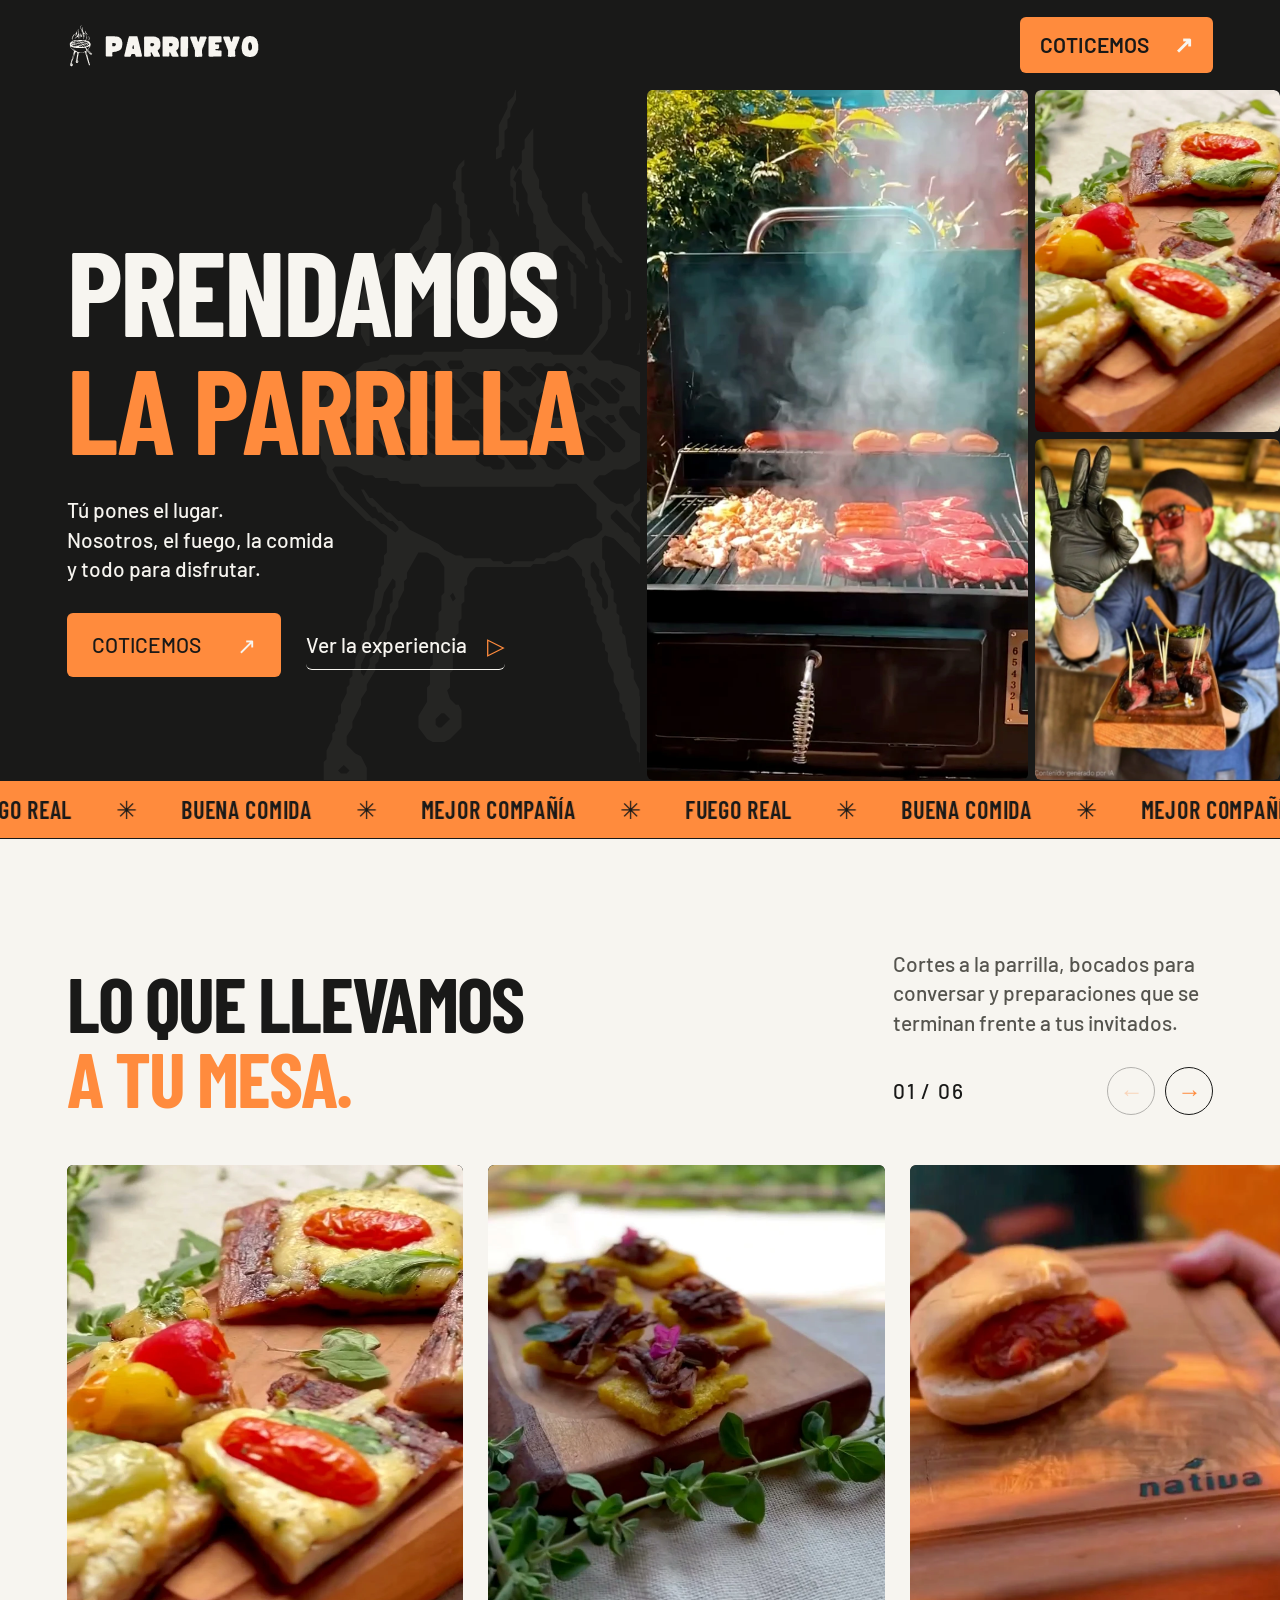
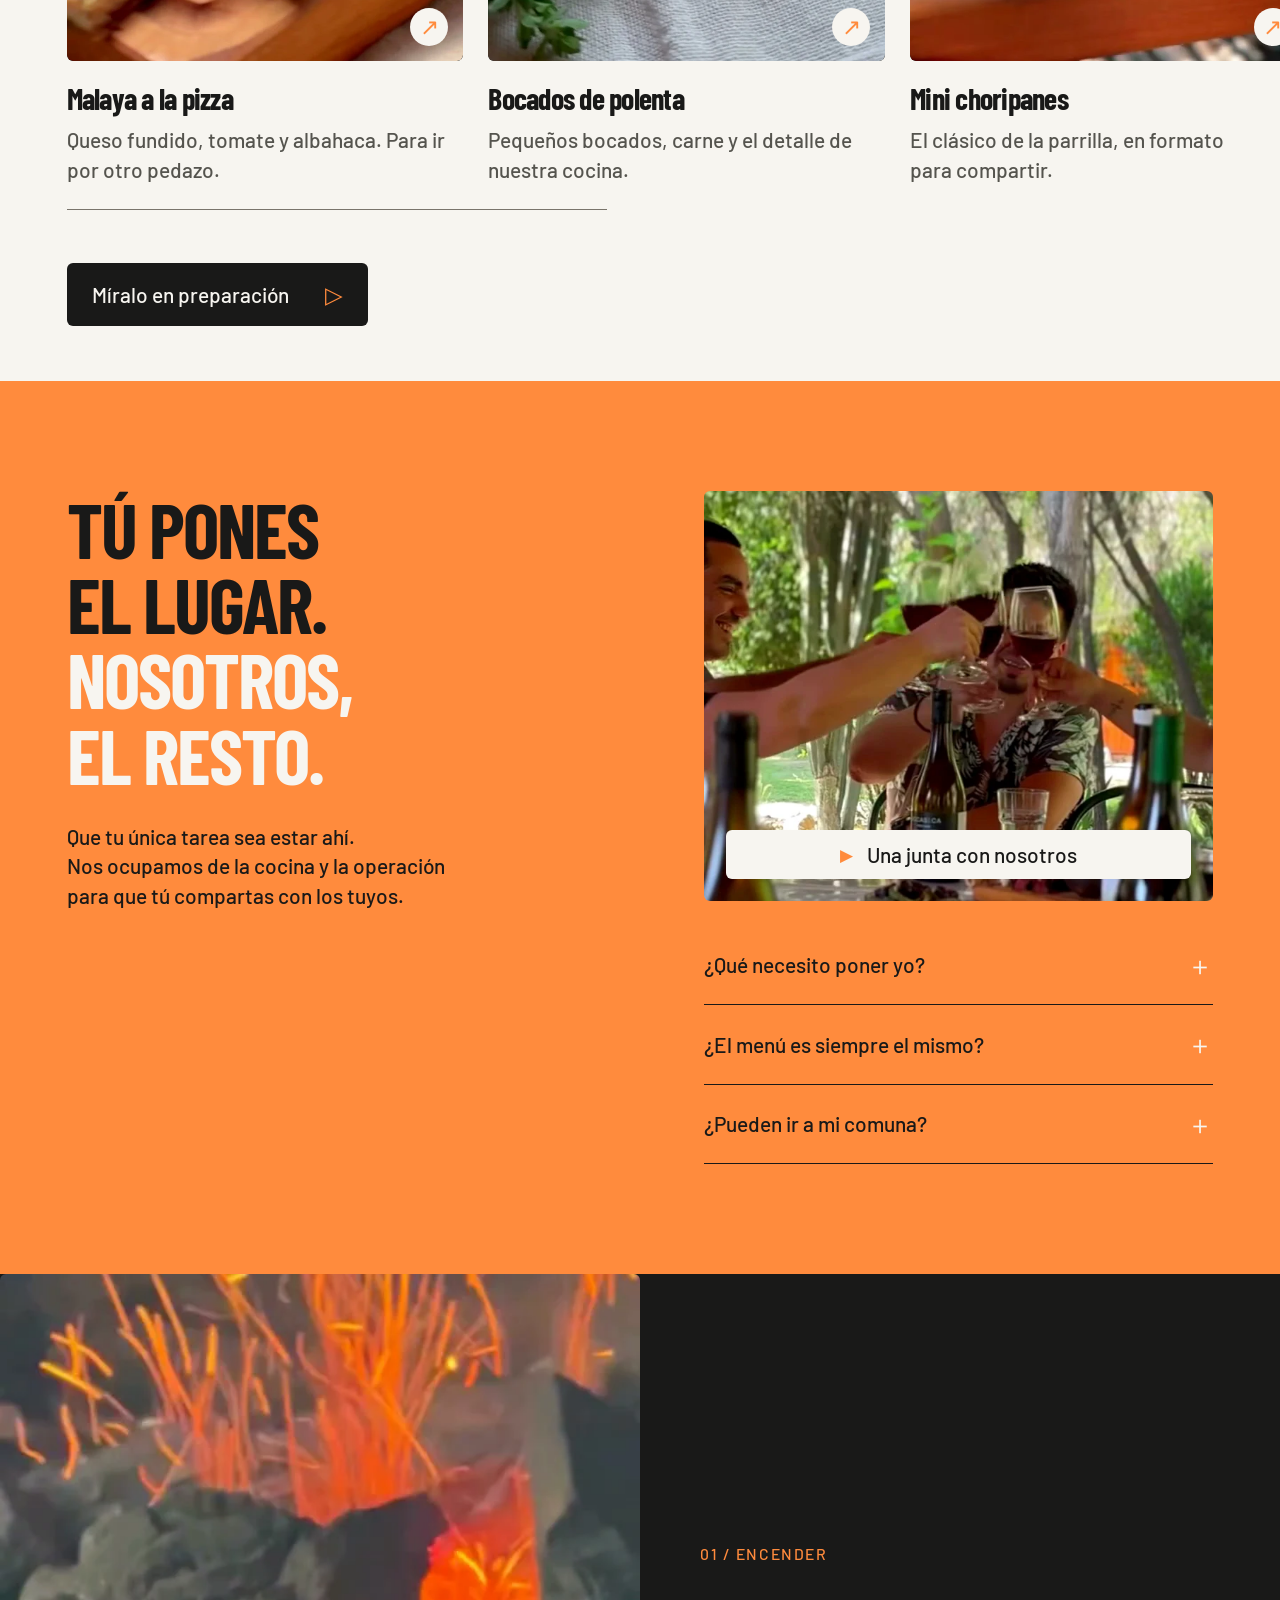
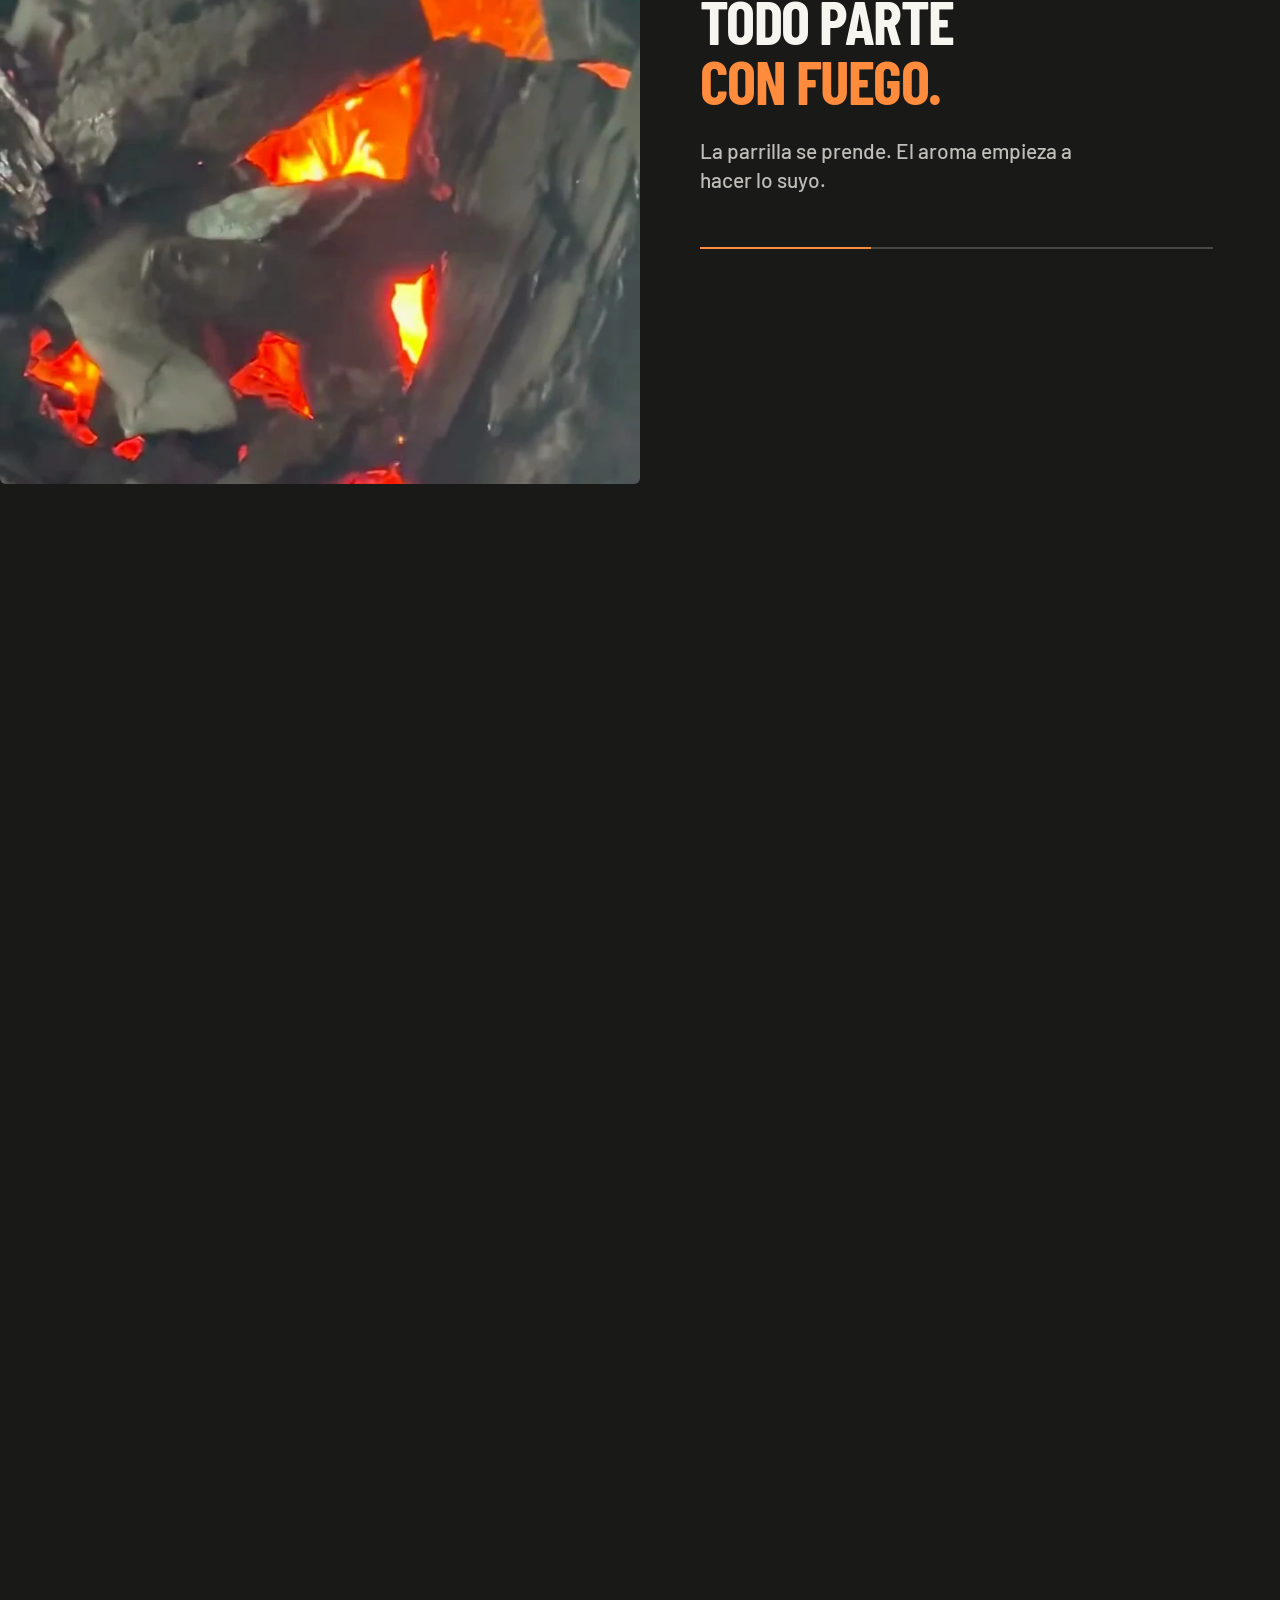
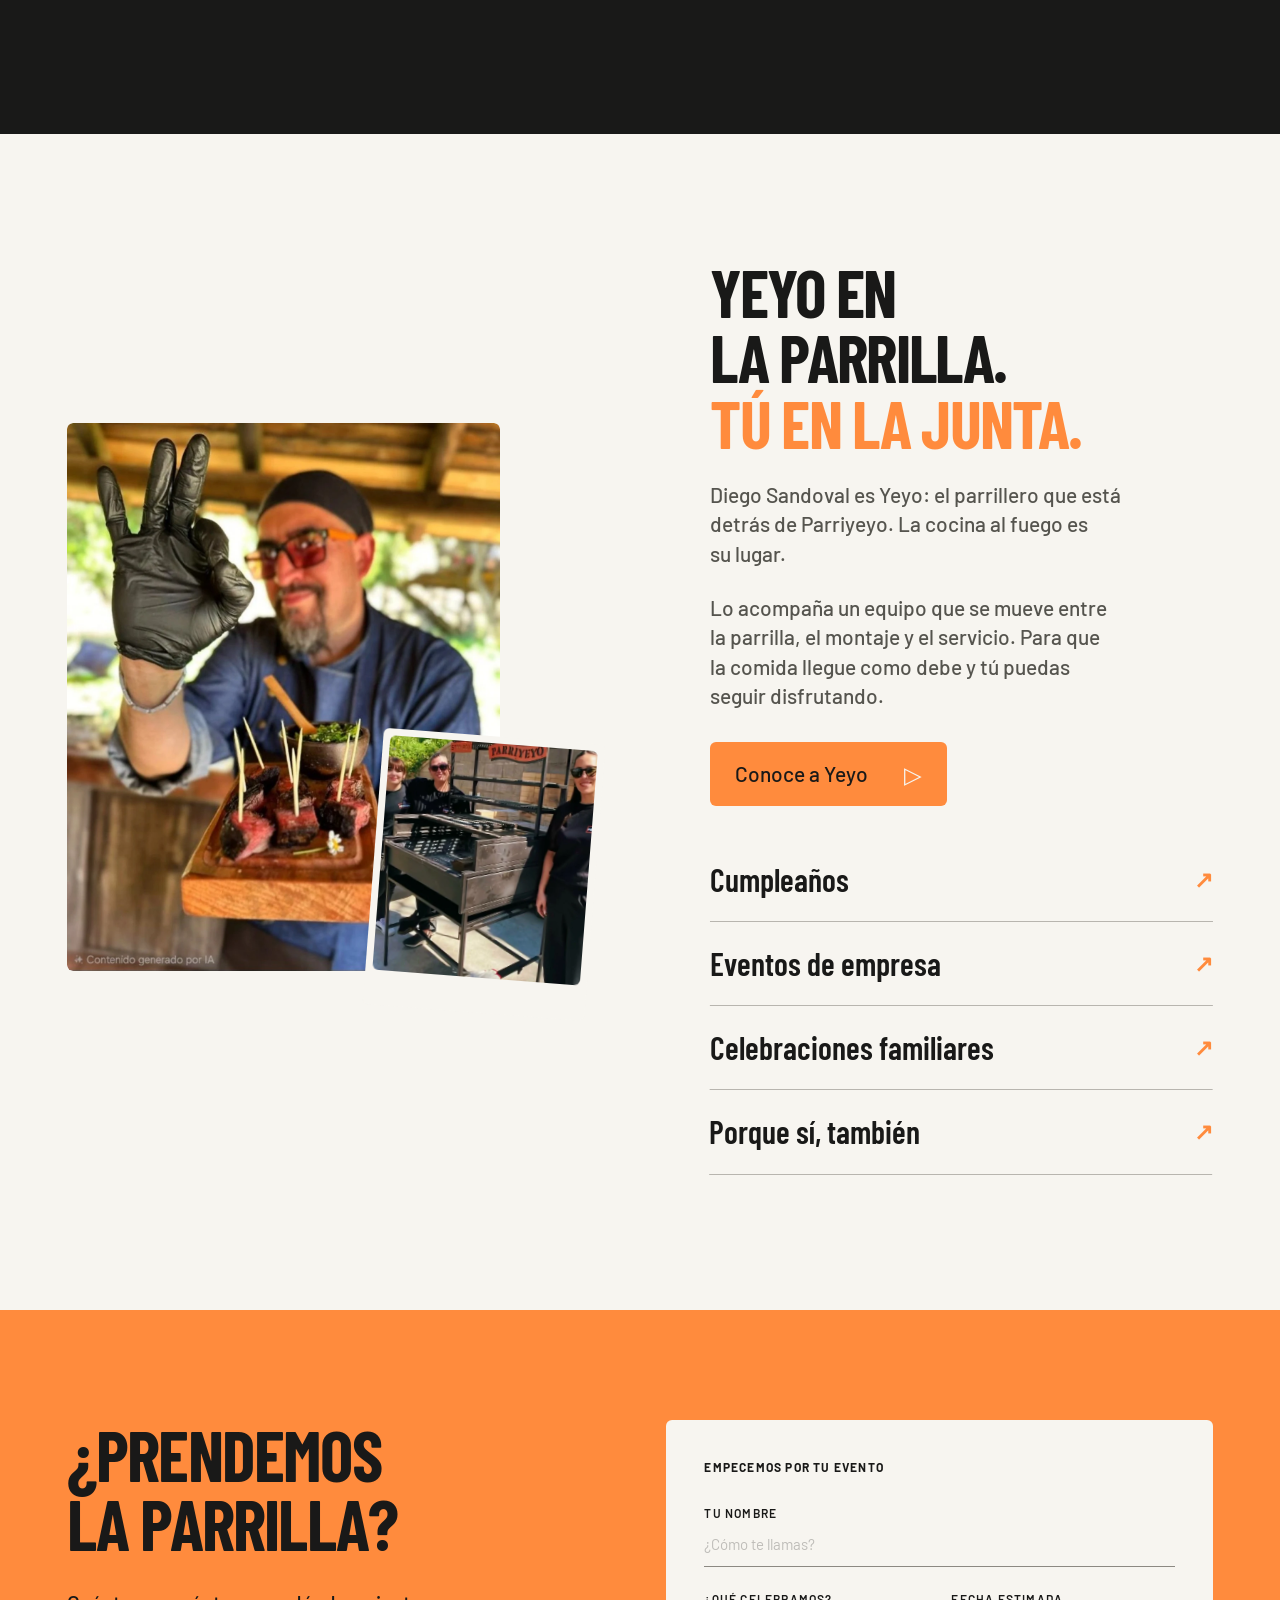
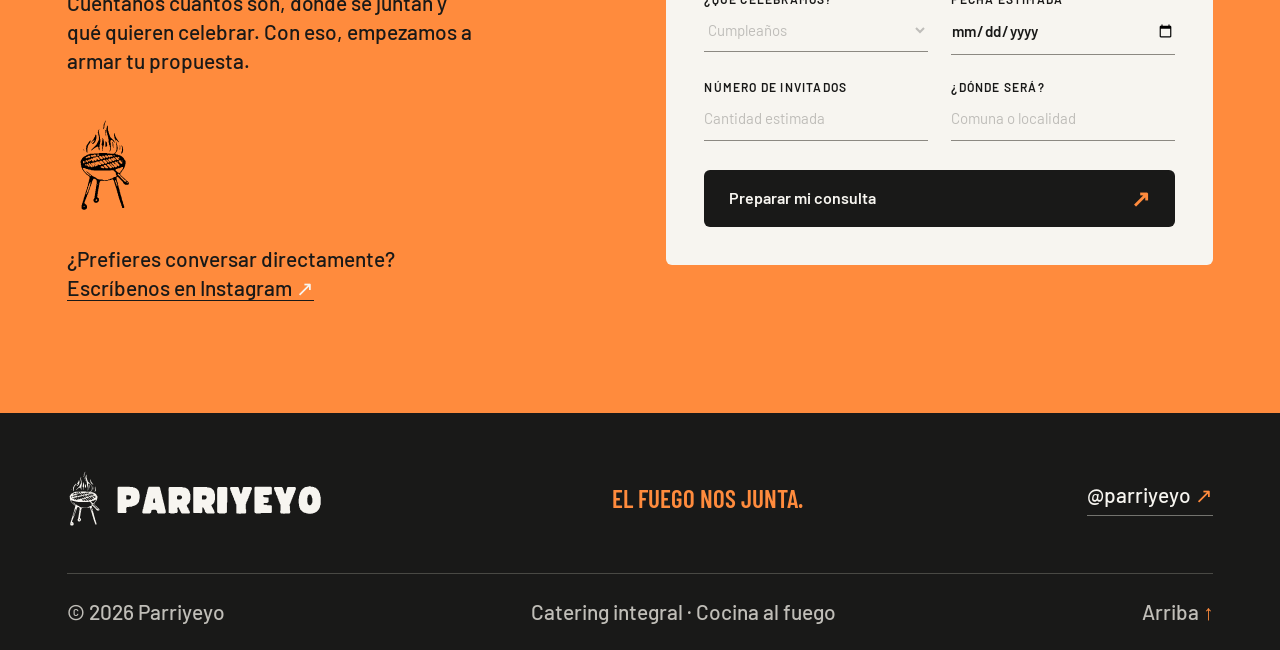
<file: index.html>
<!doctype html>
<html lang="es-CL">
<head>
<meta charset="utf-8"><meta name="viewport" content="width=device-width,initial-scale=1">
<title>Parriyeyo — La buena junta empieza en la parrilla</title>
<meta name="description" content="Catering integral con fuego, bocados y buena compañía. Tú pones el lugar; Parriyeyo se encarga de la comida, la parrilla, los bebestibles y el montaje. Cotiza tu evento.">
<meta name="theme-color" content="#191918"><meta property="og:title" content="Parriyeyo — La buena junta empieza en la parrilla"><meta property="og:description" content="Tú pones el lugar. Nosotros, el resto. Catering integral para celebrar alrededor de la buena comida."><meta property="og:image" content="https://parriyeyo.vercel.app/assets/editorial/malaya.webp"><meta property="og:type" content="website"><meta property="og:url" content="https://parriyeyo.vercel.app/">
<link rel="canonical" href="https://parriyeyo.vercel.app/"><link rel="icon" href="assets/marca/isotipo.svg" type="image/svg+xml"><link rel="stylesheet" href="assets/fonts/fonts.css"><link rel="stylesheet" href="styles.css">
<link rel="preload" as="image" href="assets/editorial/parrilla.webp">
<script src="assets/vendor/gsap.min.js" defer></script><script src="assets/vendor/ScrollTrigger.min.js" defer></script><script src="contenido.js" defer></script><script src="script.js" defer></script>
</head>
<body>
<a class="skip" href="#contenido">Saltar al contenido</a>
<header class="site-header"><a href="#inicio" class="brand" aria-label="Parriyeyo, inicio"><img src="assets/marca/imagotipo-horizontal.svg" alt="Parriyeyo" width="210" height="50"></a><button class="menu-toggle" aria-expanded="false" aria-controls="navigation">Menú <span aria-hidden="true">＋</span></button><nav id="navigation" aria-label="Navegación principal"><a class="button button-small" href="#cotizar">COTICEMOS <span aria-hidden="true">↗</span></a></nav></header>
<main id="contenido">
<section class="hero" id="inicio" aria-labelledby="hero-title">
<div class="hero-copy"><h1 id="hero-title"><span class="hero-opening">PRENDAMOS</span><br><em>LA PARRILLA</em></h1><p class="hero-description">Tú pones el lugar.<br>Nosotros, el fuego, la comida<br>y todo para disfrutar.</p><div class="hero-actions"><a class="button" href="#cotizar">COTICEMOS <span aria-hidden="true">↗</span></a><button class="text-button" data-video="experiencia" data-title="Una junta con Parriyeyo">Ver la experiencia <span aria-hidden="true">▷</span></button></div><div class="hero-foot"><a href="#cocina" aria-label="Bajar a nuestra cocina">desliza <span aria-hidden="true">↓</span></a></div></div>
<div class="hero-visual"><div class="hero-film"><video id="hero-video" class="ambient" muted loop playsinline preload="none" poster="assets/editorial/parrilla.webp" aria-label="Preparaciones de Parriyeyo: fuego, cortes, bocados y Diego sirviendo" data-src="assets/video/la-junta.mp4"></video></div><div class="hero-stills"><figure><img src="assets/editorial/malaya.webp" alt="Malaya a la pizza con tomate, queso y albahaca" width="720" height="1062" fetchpriority="high"></figure><figure><img src="assets/editorial/yeyo-gesto.webp" alt="Yeyo sonriendo, con una tabla de bocados y su gesto de aprobación" width="1216" height="1536"></figure></div></div>
</section>
<div class="ticker" aria-label="Fuego, buena comida y buena compañía"><div class="ticker-track" aria-hidden="true"><span>FUEGO REAL</span><i>✳</i><span>BUENA COMIDA</span><i>✳</i><span>MEJOR COMPAÑÍA</span><i>✳</i><span>FUEGO REAL</span><i>✳</i><span>BUENA COMIDA</span><i>✳</i><span>MEJOR COMPAÑÍA</span><i>✳</i></div></div>
<section class="kitchen section" id="cocina" aria-labelledby="kitchen-title"><div class="section-heading"><div><h2 id="kitchen-title">LO QUE LLEVAMOS<br><em>A TU MESA.</em></h2></div><div class="section-aside"><p>Cortes a la parrilla, bocados para conversar y preparaciones que se terminan frente a tus invitados.</p><div class="rail-controls"><span id="rail-count" aria-live="polite">01 / 06</span><button id="dish-prev" class="arrow-button" aria-label="Preparación anterior" aria-controls="dish-rail"><span class="ui-icon" aria-hidden="true">←</span></button><button id="dish-next" class="arrow-button" aria-label="Siguiente preparación" aria-controls="dish-rail"><span class="ui-icon" aria-hidden="true">→</span></button></div></div></div>
<div class="dish-rail" id="dish-rail" tabindex="0" role="region" aria-label="Carrusel de preparaciones; desliza o usa las flechas">
<article class="dish"><button class="dish-photo" data-gallery="malaya" data-caption="Malaya a la pizza" aria-label="Ampliar foto de malaya a la pizza"><img src="assets/editorial/malaya.webp" alt="Malaya con queso fundido, tomate y hojas de albahaca" width="720" height="1062" loading="lazy"><span aria-hidden="true">↗</span></button><div class="dish-caption"><h3>Malaya a la pizza</h3></div><p>Queso fundido, tomate y albahaca. Para ir por otro pedazo.</p></article>
<article class="dish"><button class="dish-photo" data-gallery="polenta" data-caption="Bocados de polenta" aria-label="Ampliar foto de bocados de polenta"><img src="assets/editorial/polenta.webp" alt="Bocados dorados de polenta con carne y flores comestibles" width="720" height="999" loading="lazy"><span aria-hidden="true">↗</span></button><div class="dish-caption"><h3>Bocados de polenta</h3></div><p>Pequeños bocados, carne y el detalle de nuestra cocina.</p></article>
<article class="dish"><button class="dish-photo" data-gallery="choripan" data-caption="Mini choripanes" aria-label="Ampliar foto de mini choripanes"><img src="assets/editorial/choripan.webp" alt="Mini choripanes recién preparados sobre una tabla" width="720" height="794" loading="lazy"><span aria-hidden="true">↗</span></button><div class="dish-caption"><h3>Mini choripanes</h3></div><p>El clásico de la parrilla, en formato para compartir.</p></article>
<article class="dish"><button class="dish-photo" data-gallery="flat-iron" data-caption="Flat iron" aria-label="Ampliar foto de flat iron"><img src="assets/editorial/flat-iron.webp" alt="Flat iron cortado en láminas, con su centro rosado" width="720" height="921" loading="lazy"><span aria-hidden="true">↗</span></button><div class="dish-caption"><h3>Flat iron</h3></div><p>La carne al centro. El corte justo antes de servir.</p></article>
<article class="dish"><button class="dish-photo" data-gallery="disco" data-caption="Mar y tierra al disco" aria-label="Ampliar foto de mar y tierra al disco"><img src="assets/editorial/disco.webp" alt="Preparación de mar y tierra al disco con verduras y mariscos" width="720" height="781" loading="lazy"><span aria-hidden="true">↗</span></button><div class="dish-caption"><h3>Mar y tierra al disco</h3></div><p>Otra forma de reunir sabores alrededor del fuego.</p></article>
<article class="dish"><button class="dish-photo" data-gallery="brochetas" data-caption="Brochetas a la brasa" aria-label="Ampliar foto de brochetas a la brasa"><img src="assets/editorial/brochetas.webp" alt="Brochetas de carne y verduras cocinándose en la parrilla Parriyeyo" width="720" height="1024" loading="lazy"><span aria-hidden="true">↗</span></button><div class="dish-caption"><h3>Brochetas a la brasa</h3></div><p>Color, verduras y carne que llegan recién hechos.</p></article>
</div><div class="kitchen-bottom"><button class="button" data-video="cocina" data-title="En la cocina de Parriyeyo">Míralo en preparación <span aria-hidden="true">▷</span></button></div></section>
<section class="experience section" id="experiencia" aria-labelledby="experience-title"><div class="experience-intro"><h2 id="experience-title">TÚ PONES<br><em>EL LUGAR.</em><br><span class="experience-punch">NOSOTROS,<br>EL RESTO.</span></h2><p>Que tu única tarea sea estar ahí.<br>Nos ocupamos de la cocina y la operación para que tú compartas con los tuyos.</p></div><div class="experience-stories"><figure class="experience-photo"><img src="assets/editorial/mesa.webp" alt="Invitados conversando alrededor de una mesa al aire libre" loading="lazy" width="720" height="1216" data-parallax><button class="play-pill" data-video="experiencia" data-title="Una junta con Parriyeyo"><span aria-hidden="true">▶</span> Una junta con nosotros</button></figure><div class="service-list"><details><summary>¿Qué necesito poner yo? <span aria-hidden="true">＋</span></summary><p>El lugar del evento. Conversemos sobre el espacio disponible, sus accesos y las condiciones para cocinar y montar el servicio.</p></details><details><summary>¿El menú es siempre el mismo? <span aria-hidden="true">＋</span></summary><p>Lo acordamos contigo según la ocasión y el formato de servicio. Las fotos muestran preparaciones de Parriyeyo; el menú final y sus cantidades quedan definidos en tu propuesta.</p></details><details><summary>¿Pueden ir a mi comuna? <span aria-hidden="true">＋</span></summary><p>Indícanos la comuna o localidad en tu consulta. Confirmaremos disponibilidad, traslado y condiciones para tu evento.</p></details></div></div></section>
<section class="ritual" aria-label="De la brasa al encuentro"><div class="ritual-stage"><div class="ritual-images"><div class="ritual-image active ritual-film"><video id="ritual-video" muted loop playsinline preload="metadata" poster="assets/editorial/fuego.webp" data-src="assets/video/ritual-loop.mp4" aria-label="Fuego, preparaciones y encuentros de Parriyeyo en movimiento"></video></div></div><div class="ritual-copy"><div class="ritual-step active"><span>01 / ENCENDER</span><h2>TODO PARTE<br><span class="ritual-ending">CON <em>FUEGO.</em></span></h2><p>La parrilla se prende. El aroma empieza a hacer lo suyo.</p></div><div class="ritual-step"><span>02 / PREPARAR</span><h2>EL OFICIO ESTÁ<br><span class="ritual-ending">EN <em>EL DETALLE.</em></span></h2><p>Cocinar, cortar, terminar. Ahí mismo, frente a ustedes.</p></div><div class="ritual-step"><span>03 / COMPARTIR</span><h2>LO MEJOR ES<br><em>JUNTARSE.</em></h2><p>El primer bocado abre la conversación. Del resto, nos encargamos nosotros.</p></div><div class="ritual-progress" aria-hidden="true"><span></span></div></div></div></section>
<section class="chef section" id="yeyo" aria-labelledby="chef-title"><div class="chef-visual"><div class="chef-pictures"><figure class="chef-main"><img src="assets/editorial/yeyo-gesto.webp" alt="Diego Sandoval, Yeyo, sonriendo y presentando una tabla de bocados" width="1216" height="1536" loading="lazy"></figure><figure class="team-photo"><img src="assets/editorial/equipo.webp" alt="Integrantes del equipo Parriyeyo durante un evento" width="720" height="1062" loading="lazy"></figure></div><button class="button chef-cta-mobile" data-video="yeyo" data-title="Yeyo te muestra sus preparaciones">Conoce a Yeyo <span aria-hidden="true">▷</span></button></div><div class="chef-copy"><h2 id="chef-title">YEYO EN<br>LA PARRILLA.<br><em>TÚ EN LA JUNTA.</em></h2><p>Diego Sandoval es Yeyo: el parrillero que está detrás de Parriyeyo. La cocina al fuego es su lugar.</p><p>Lo acompaña un equipo que se mueve entre la parrilla, el montaje y el servicio. Para que la comida llegue como debe y tú puedas seguir disfrutando.</p><button class="button chef-cta-desktop" data-video="yeyo" data-title="Yeyo te muestra sus preparaciones">Conoce a Yeyo <span aria-hidden="true">▷</span></button><div class="occasion-links"><a href="#cotizar" data-event="Cumpleaños">Cumpleaños <span aria-hidden="true">↗</span></a><a href="#cotizar" data-event="Evento de empresa">Eventos de empresa <span aria-hidden="true">↗</span></a><a href="#cotizar" data-event="Celebración familiar">Celebraciones familiares <span aria-hidden="true">↗</span></a><a href="#cotizar" data-event="Otra ocasión">Porque sí, también <span aria-hidden="true">↗</span></a></div></div></section>

<section class="quote section" id="cotizar" aria-labelledby="quote-title"><div class="quote-copy"><h2 id="quote-title">¿PRENDEMOS<br><em>LA PARRILLA?</em></h2><p>Cuéntanos cuántos son, dónde se juntan y qué quieren celebrar. Con eso, empezamos a armar tu propuesta.</p><img src="assets/marca/isotipo.svg" alt="" class="quote-mark" width="100" height="140"><p class="quote-direct">¿Prefieres conversar directamente?<br><a href="https://www.instagram.com/parriyeyo/" target="_blank" rel="noopener noreferrer">Escríbenos en Instagram <span class="ui-icon" aria-hidden="true">↗</span></a></p></div><form id="quote-form"><p class="form-intro">EMPECEMOS POR TU EVENTO</p><div class="form-grid"><label class="wide"><span class="field-title">Tu nombre</span><input id="name" name="name" autocomplete="given-name" required maxlength="100" placeholder="¿Cómo te llamas?"></label><label><span class="field-title">¿Qué celebramos?</span><select id="occasion" name="occasion"><option>Cumpleaños</option><option>Evento de empresa</option><option>Celebración familiar</option><option>Otra ocasión</option></select></label><label><span class="field-title">Fecha estimada</span><input id="date" name="date" type="date"></label><label><span class="field-title">Número de invitados</span><input id="guests" name="guests" type="number" min="1" max="10000" required inputmode="numeric" placeholder="Cantidad estimada"></label><label><span class="field-title">¿Dónde será?</span><input id="place" name="place" required maxlength="180" placeholder="Comuna o localidad"></label></div><button type="submit" class="button">Preparar mi consulta <span aria-hidden="true">↗</span></button></form></section>

<section id="aliados" class="partners section" hidden><h2>Nos acompañan</h2><div id="partner-list"></div></section><div id="conditions-download" class="section" hidden><a id="conditions-link" class="text-link">Descargar condiciones del servicio <span class="ui-icon" aria-hidden="true">↗</span></a></div>
</main>
<footer><div class="footer-top"><a href="#inicio" aria-label="Volver al inicio"><img src="assets/marca/imagotipo-horizontal.svg" alt="Parriyeyo" width="300" height="71"></a><p>EL FUEGO NOS JUNTA.</p><a href="https://www.instagram.com/parriyeyo/" target="_blank" rel="noopener noreferrer">@parriyeyo <span class="ui-icon" aria-hidden="true">↗</span></a></div><div class="footer-bottom"><span>© <span id="year">2026</span> Parriyeyo</span><span>Catering integral · Cocina al fuego</span><a href="#inicio">Arriba <span class="ui-icon" aria-hidden="true">↑</span></a></div></footer>
<dialog id="video-dialog" aria-labelledby="video-title"><div class="dialog-head"><h2 id="video-title">Parriyeyo en acción</h2><button class="dialog-close" aria-label="Cerrar video">✕</button></div><video id="brand-video" controls playsinline preload="none"></video><p>Videos de <a href="https://www.instagram.com/parriyeyo/" target="_blank" rel="noopener noreferrer">@parriyeyo <span class="ui-icon" aria-hidden="true">↗</span></a></p></dialog>
<dialog id="gallery-dialog" aria-labelledby="gallery-caption"><div class="dialog-head"><p id="gallery-caption"></p><button class="dialog-close" aria-label="Cerrar fotografía">✕</button></div><img id="gallery-image" alt=""><div class="gallery-controls"><button id="previous-image" class="arrow-button" aria-label="Fotografía anterior"><span class="ui-icon" aria-hidden="true">←</span></button><button id="next-image" class="arrow-button" aria-label="Fotografía siguiente"><span class="ui-icon" aria-hidden="true">→</span></button></div></dialog>
<dialog id="quote-dialog" aria-labelledby="quote-dialog-title"><div class="dialog-head"><h2 id="quote-dialog-title">Tu consulta está lista.</h2><button class="dialog-close" aria-label="Cerrar consulta">✕</button></div><p>Copia el mensaje y pégalo en el chat de Instagram de Parriyeyo.</p><label for="quote-message" class="sr-only">Mensaje preparado</label><textarea id="quote-message" readonly rows="10"></textarea><div class="quote-dialog-actions"><button id="copy-message" class="button">Copiar mensaje</button><a class="text-link" href="https://www.instagram.com/parriyeyo/" target="_blank" rel="noopener noreferrer">Abrir Instagram <span class="ui-icon" aria-hidden="true">↗</span></a></div><p id="copy-status" role="status">El mensaje todavía no se ha enviado.</p></dialog>
</body></html>
</file>
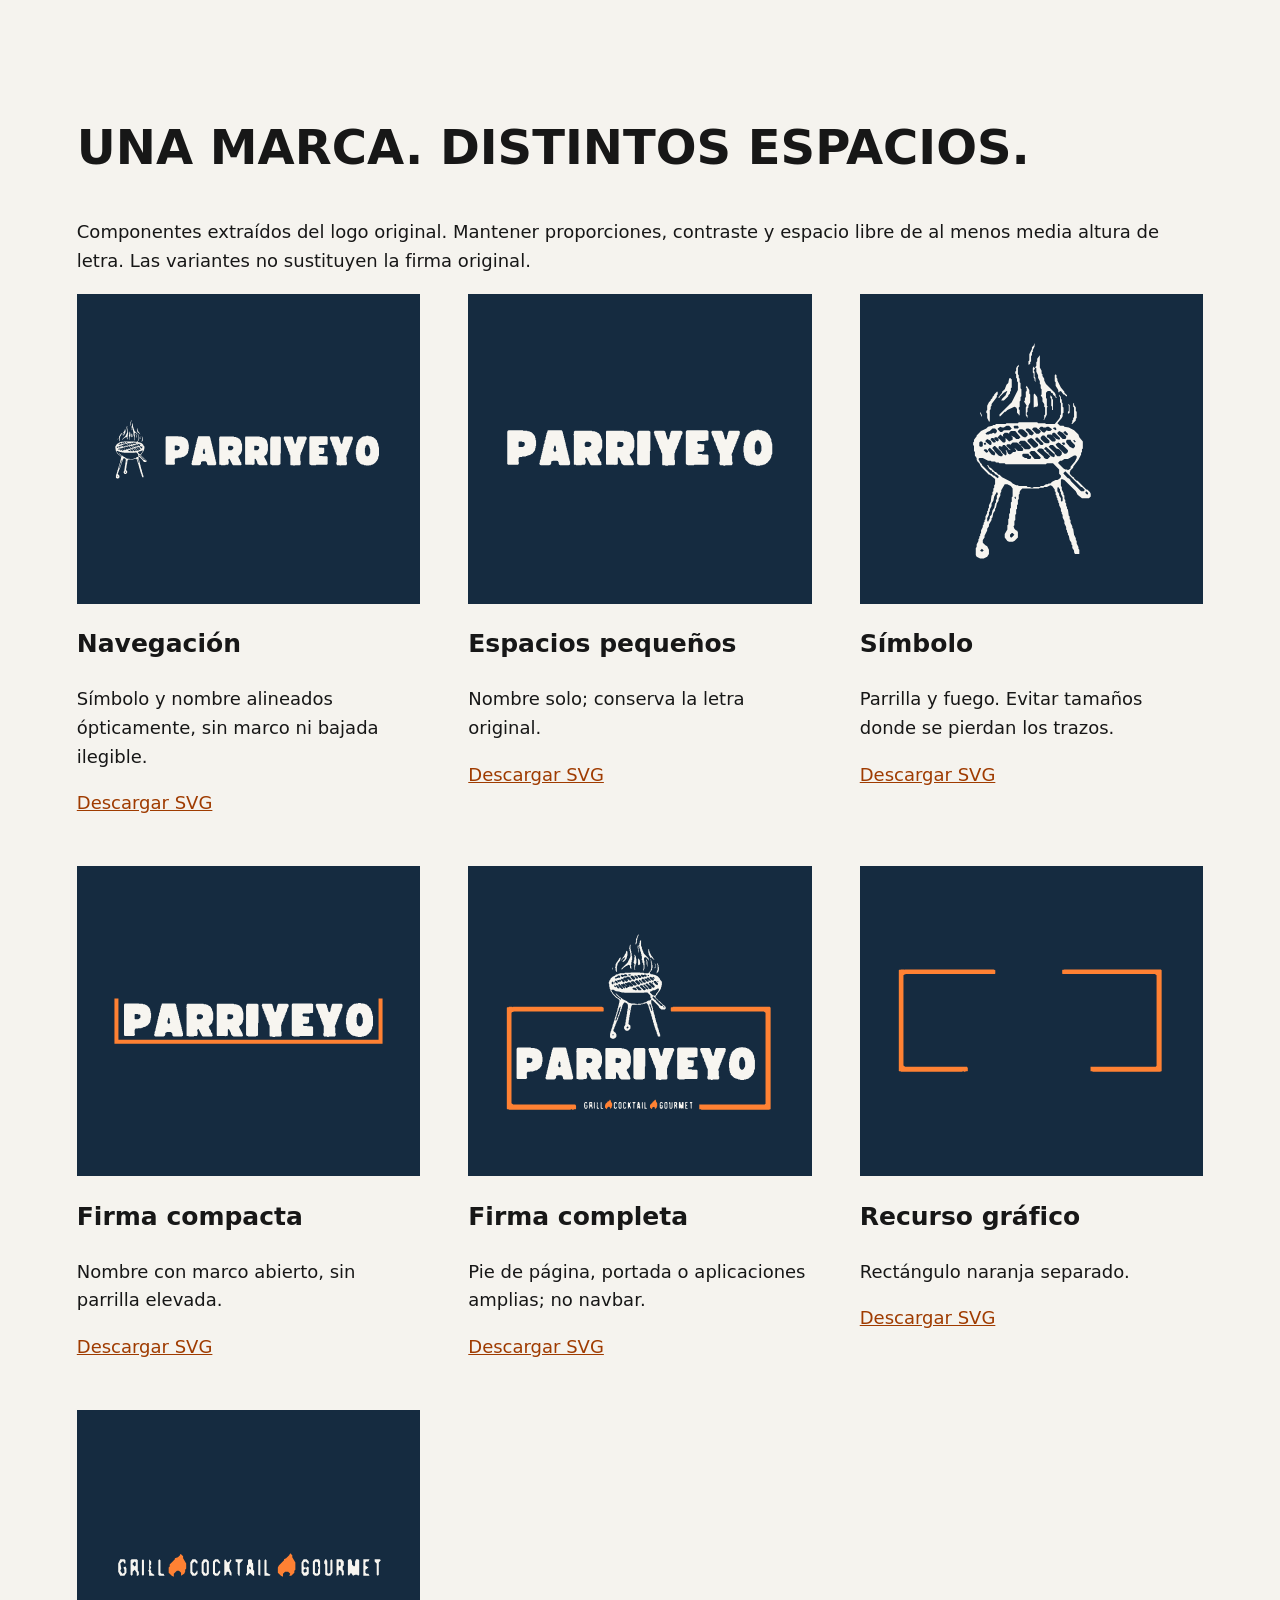
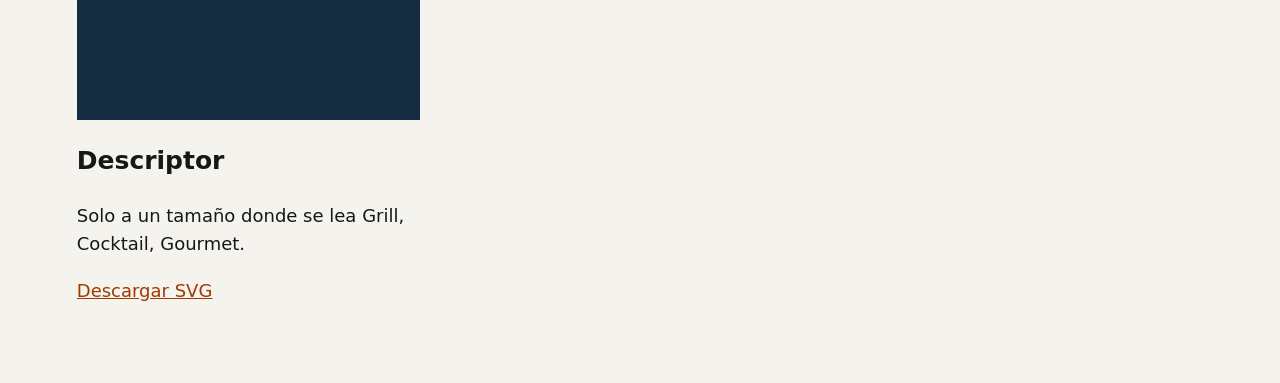
<file: assets/marca/guia.html>
<!doctype html><html lang="es"><meta charset="utf-8"><meta name="viewport" content="width=device-width"><title>Parriyeyo · Sistema de marca</title><style>body{margin:0;padding:6vw;background:#f5f3ee;color:#171717;font:18px/1.6 system-ui}h1{font-size:48px}main{display:grid;grid-template-columns:repeat(auto-fit,minmax(280px,1fr));gap:48px}article>div{background:#152b40;height:240px;padding:35px;display:flex;align-items:center;justify-content:center}img{max-width:100%;max-height:100%}h2{font-size:25px}a{color:#9f3b00}</style><h1>UNA MARCA. DISTINTOS ESPACIOS.</h1><p>Componentes extraídos del logo original. Mantener proporciones, contraste y espacio libre de al menos media altura de letra. Las variantes no sustituyen la firma original.</p><main><article><div><img src="imagotipo-horizontal.svg" alt="Navegación"></div><h2>Navegación</h2><p>Símbolo y nombre alineados ópticamente, sin marco ni bajada ilegible.</p><a href="imagotipo-horizontal.svg" download>Descargar SVG</a></article><article><div><img src="logotipo.svg" alt="Espacios pequeños"></div><h2>Espacios pequeños</h2><p>Nombre solo; conserva la letra original.</p><a href="logotipo.svg" download>Descargar SVG</a></article><article><div><img src="isotipo.svg" alt="Símbolo"></div><h2>Símbolo</h2><p>Parrilla y fuego. Evitar tamaños donde se pierdan los trazos.</p><a href="isotipo.svg" download>Descargar SVG</a></article><article><div><img src="logotipo-enmarcado.svg" alt="Firma compacta"></div><h2>Firma compacta</h2><p>Nombre con marco abierto, sin parrilla elevada.</p><a href="logotipo-enmarcado.svg" download>Descargar SVG</a></article><article><div><img src="parriyeyo-logo.svg" alt="Firma completa"></div><h2>Firma completa</h2><p>Pie de página, portada o aplicaciones amplias; no navbar.</p><a href="parriyeyo-logo.svg" download>Descargar SVG</a></article><article><div><img src="marco.svg" alt="Recurso gráfico"></div><h2>Recurso gráfico</h2><p>Rectángulo naranja separado.</p><a href="marco.svg" download>Descargar SVG</a></article><article><div><img src="bajada.svg" alt="Descriptor"></div><h2>Descriptor</h2><p>Solo a un tamaño donde se lea Grill, Cocktail, Gourmet.</p><a href="bajada.svg" download>Descargar SVG</a></article></main></html>
</file>
<file: assets/fonts/fonts.css>
/* Fuentes WOFF2 incorporadas en CSS bloqueante: sin descarga tardía ni swap. Fuentes originales y licencia OFL conservadas. */
@font-face{font-family:'Barlow';font-style:normal;font-weight:400;font-display:block;src:url([data-uri]) format('woff2')}
@font-face{font-family:'Barlow';font-style:normal;font-weight:500;font-display:block;src:url([data-uri]) format('woff2')}
@font-face{font-family:'Barlow';font-style:normal;font-weight:600;font-display:block;src:url([data-uri]) format('woff2')}
@font-face{font-family:'Barlow';font-style:normal;font-weight:700;font-display:block;src:url([data-uri]) format('woff2')}
@font-face{font-family:'Barlow Condensed';font-style:normal;font-weight:600;font-display:block;src:url([data-uri]) format('woff2')}
@font-face{font-family:'Barlow Condensed';font-style:normal;font-weight:700;font-display:block;src:url([data-uri]) format('woff2')}
@font-face{font-family:'Barlow Condensed';font-style:normal;font-weight:800;font-display:block;src:url([data-uri]) format('woff2')}
</file>
<file: styles.css>
:root{--ink:#191918;--black:#101110;--paper:#f7f5f0;--orange:#ff8b3d;--muted:#c0beb8;--line:#494944;--space:clamp(24px,5.2vw,100px);--display:'Barlow Condensed','Arial Narrow',Impact,sans-serif;--body:'Barlow',Arial,sans-serif;--z-header:10;--z-dialog:30}
*{box-sizing:border-box}html{scroll-behavior:smooth;scroll-padding-top:90px}body{margin:0;background:var(--paper);color:var(--ink);font:18px/1.55 var(--body);overflow-x:clip}body.modal-open{overflow:hidden}a{color:inherit;text-decoration:none}button,input,textarea,select{font:inherit}button,a{-webkit-tap-highlight-color:transparent}button{cursor:pointer}button:disabled{cursor:default;opacity:.3}button{color:inherit}img,video{display:block;width:100%;height:100%;object-fit:cover}figure,p,h1,h2,h3{margin:0}h1,h2,h3{font-family:var(--display);text-wrap:balance;line-height:.98;letter-spacing:-.025em}h1,h2{font-weight:700}h2{font-size:clamp(46px,5.2vw,80px)}h3{font-size:32px}em{font-style:normal}p{text-wrap:pretty}a,button,input,textarea,select,summary{touch-action:manipulation}button:focus-visible,a:focus-visible,summary:focus-visible,input:focus-visible,select:focus-visible,textarea:focus-visible,[tabindex]:focus-visible{outline:3px solid var(--ink);outline-offset:5px}.hero :focus-visible,.site-header :focus-visible,.ritual :focus-visible,footer :focus-visible{outline-color:var(--orange)}[hidden]{display:none!important}.sr-only{position:absolute;width:1px;height:1px;padding:0;margin:-1px;overflow:hidden;clip:rect(0,0,0,0);white-space:nowrap;border:0}.skip{position:fixed;top:10px;left:10px;z-index:40;padding:12px 20px;background:var(--orange);transform:translateY(-200%)}.skip:focus{transform:none}.section{padding:110px var(--space)}.eyebrow{font-size:12px;font-weight:600;letter-spacing:.15em;text-transform:uppercase;margin-bottom:25px}.button{display:inline-flex;align-items:center;justify-content:space-between;gap:36px;min-height:56px;padding:16px 24px;border:1px solid transparent;background:var(--orange);color:var(--ink);font-size:16px;font-weight:600;line-height:1.25;transition:background .22s,transform .25s}.button span{font-size:23px;line-height:1;transition:transform .25s}.button:hover{background:#ffac73;transform:translateY(-2px)}.button:hover span{transform:translate(2px,-2px)}.button-small{min-height:44px;padding:12px 19px;font-size:14px;gap:25px}.text-button,.text-link{display:inline-flex;gap:20px;align-items:center;background:none;border:0;border-bottom:1px solid currentColor;padding:8px 0;font-size:15px;font-weight:600;transition:gap .2s}.text-button:hover,.text-link:hover{gap:28px}.text-button span{font-size:23px}.site-header{height:90px;display:flex;align-items:center;justify-content:space-between;gap:30px;padding:0 var(--space);background:var(--ink);color:var(--paper);position:sticky;top:0;z-index:var(--z-header);border-bottom:0}.brand{width:196px;flex-shrink:0}.brand img{height:auto;object-fit:contain}.site-header nav{display:flex;align-items:center;gap:35px;font-size:14px;font-weight:500}.site-header nav>a:not(.button){position:relative;padding:12px 0}.site-header nav>a:not(.button):after{content:'';position:absolute;height:1px;bottom:7px;left:0;width:100%;background:var(--orange);transform:scaleX(0);transform-origin:left;transition:transform .25s}.site-header nav>a:hover:after{transform:scaleX(1)}.menu-toggle{display:none}
.hero{background:var(--ink);color:var(--paper);display:grid;grid-template-columns:1fr 1fr;min-height:690px;max-width:1920px;margin:auto}.hero-copy{padding:65px 35px 27px var(--space);display:flex;flex-direction:column;align-items:flex-start;justify-content:center}.hero .eyebrow{display:flex;align-items:center;gap:10px;margin-bottom:30px}.ember{width:7px;height:7px;background:var(--orange);border-radius:50%}.hero h1{line-height:.98;letter-spacing:-.025em}.hero h1 em{color:var(--orange)}.hero-description{font-size:21px;line-height:1.4;margin-top:29px}.hero-actions{display:flex;align-items:center;gap:25px;flex-wrap:wrap;margin-top:30px}.hero-foot{display:flex;align-items:center;justify-content:space-between;width:100%;gap:20px;font-size:10px;font-weight:600;letter-spacing:.08em;margin-top:auto;padding-top:42px;padding-right:20px}.hero-foot a{display:flex;align-items:center;gap:16px}.hero-foot a span{font-size:22px}.hero-visual{display:grid;grid-template-columns:1.55fr 1fr;gap:7px;position:relative;background:var(--ink);padding-left:7px;min-width:0}.hero-film{position:relative;overflow:hidden;min-height:690px}.hero-film video{position:absolute;inset:0}.film-label{position:absolute;top:22px;left:20px;font-size:10px;font-weight:600;letter-spacing:.12em;color:white;background:#191918c9;padding:8px 10px}.media-control{position:absolute;bottom:20px;left:18px;background:#191918db;color:white;border:1px solid #ffffff60;min-height:42px;padding:10px 13px;font-size:12px}.hero-stills{display:grid;grid-template-rows:1fr 1fr;gap:7px;min-width:0}.hero-stills figure{position:relative;overflow:hidden}.hero-stills img{position:absolute;inset:0;transition:transform .7s}.hero-stills figure:hover img{transform:scale(1.045)}.hero-stills figcaption{position:absolute;bottom:0;left:0;right:0;padding:42px 17px 17px;color:white;font-size:13px;background:linear-gradient(transparent,#000b)}.round-seal{width:132px;height:132px;background:var(--orange);border-radius:50%;display:flex;align-items:center;justify-content:center;flex-direction:column;text-align:center;font-size:10px;line-height:1.1;font-weight:600;position:absolute;left:-65px;top:58%;transform:rotate(-9deg);border:7px solid var(--paper)}.round-seal strong{font:700 20px/1 var(--display);margin:6px 0 2px}.round-seal>span{font-size:22px}.ticker{background:var(--orange);overflow:hidden;padding:16px 0;border-block:1px solid var(--ink)}.ticker-track{display:flex;align-items:center;gap:44px;width:max-content;will-change:transform}.ticker span{font:600 24px/1 var(--display);letter-spacing:.03em}.ticker i{font-style:normal;font-size:25px;line-height:1}
.kitchen{--muted:#55544e;--line:#b8b5af;background:var(--paper);color:var(--ink);overflow:hidden;padding-bottom:55px}.section-heading{display:flex;justify-content:space-between;gap:60px;align-items:flex-end;margin-bottom:50px}.kitchen h2 em{color:var(--orange)}.section-aside{max-width:320px}.section-aside>p{font-size:16px;color:var(--muted);line-height:1.6}.rail-controls{display:flex;align-items:center;gap:10px;margin-top:30px}.rail-controls>span{font-size:12px;font-weight:600;letter-spacing:.08em;margin-right:auto}.arrow-button{width:48px;height:48px;border:1px solid currentColor;background:none;border-radius:50%;font-size:24px;line-height:1;transition:background .2s,color .2s}.arrow-button:hover:enabled{background:var(--orange);color:var(--ink);border-color:var(--orange)}.dish-rail{display:flex;gap:25px;overflow-x:auto;scroll-snap-type:x mandatory;scrollbar-width:thin;scrollbar-color:#79746b transparent;padding-bottom:25px;margin-right:calc(-1 * var(--space));padding-right:var(--space);overscroll-behavior-x:contain}.dish{flex:0 0 min(31vw,420px);min-width:0;scroll-snap-align:start}.dish-photo{width:100%;aspect-ratio:4/5;position:relative;display:block;padding:0;border:0;overflow:hidden;background:#30302b}.dish-photo img{transition:transform .6s cubic-bezier(.2,.7,.2,1)}.dish-photo:hover img{transform:scale(1.05)}.dish-photo>span{position:absolute;bottom:15px;right:15px;width:38px;height:38px;display:grid;place-items:center;background:var(--paper);color:var(--ink);border-radius:50%;font-size:23px}.dish-caption{display:flex;justify-content:space-between;gap:15px;align-items:start;margin-top:21px}.dish-caption h3{font-size:30px;line-height:1.1}.dish-caption>span{font-size:9px;letter-spacing:.05em;border:1px solid var(--line);padding:6px 7px;white-space:nowrap;margin-top:3px}.dish>p{font-size:15px;color:var(--muted);margin-top:10px;max-width:37ch}.kitchen-bottom{display:flex;justify-content:space-between;gap:40px;align-items:center;border-top:1px solid var(--line);margin-top:28px;padding-top:25px}.kitchen-bottom>p{font-size:13px;color:var(--muted);max-width:55ch}.kitchen-bottom .button{flex-shrink:0}
.experience{background:var(--orange);color:var(--ink);display:grid;grid-template-columns:1fr 1fr;gap:10vw;align-items:start}.hero h1,.kitchen h2,.experience h2{font-size:clamp(60px,6vw,90px)}.experience h2 em{color:var(--ink)}.experience-intro>p:not(.eyebrow){margin-top:30px;max-width:34ch;font-size:19px}.experience-intro .text-link{margin-top:32px}.experience-photo{height:410px;overflow:hidden;position:relative}.experience-photo img{object-position:50% 15%;height:115%;margin-top:-6%}.play-pill{position:absolute;bottom:22px;left:22px;right:22px;display:flex;align-items:center;gap:14px;justify-content:center;min-height:49px;background:var(--paper);color:var(--ink);border:0;font-size:14px;font-weight:600;transition:background .2s}.play-pill:hover{background:var(--orange)}.play-pill span{font-size:17px}.service-list{margin-top:25px}details{border-bottom:1px solid #b8b5af}summary{list-style:none;cursor:pointer;display:flex;align-items:center;justify-content:space-between;gap:20px;font-weight:600;padding:21px 0;min-height:62px}summary::-webkit-details-marker{display:none}summary>span{font-size:26px;font-weight:400;transition:transform .2s}details[open] summary>span{transform:rotate(45deg)}details p{font-size:16px;line-height:1.65;max-width:50ch;padding-bottom:22px;color:#55544e}
.ritual{background:var(--black);color:var(--paper)}.ritual-stage{display:grid;grid-template-columns:1fr 1fr;min-height:680px;position:relative}.ritual-images{position:relative;min-height:680px;overflow:hidden}.ritual-image{display:none;position:absolute;inset:0}.ritual-image.active{display:block}.ritual-copy{padding:70px var(--space) 60px 60px;display:flex;flex-direction:column;justify-content:center}.ritual-copy .eyebrow{max-width:30ch;color:var(--muted);line-height:1.5}.ritual-step{padding:22px 0}.ritual-step>span{display:block;font-size:12px;letter-spacing:.1em;margin-bottom:25px;color:var(--orange)}.ritual-step h2{font-size:clamp(48px,4.8vw,74px)}.ritual-step h2 em{color:var(--orange)}.ritual-step>p{max-width:32ch;font-size:18px;color:var(--muted);margin-top:25px}.ritual:not(.is-pinned) .ritual-step:not(:first-of-type){border-top:1px solid var(--line)}.ritual.is-pinned .ritual-step{display:none}.ritual.is-pinned .ritual-step.active{display:block}.ritual-progress{height:2px;background:var(--line);margin-top:32px;display:none}.ritual.is-pinned .ritual-progress{display:block}.ritual-progress span{height:100%;width:33.333%;display:block;background:var(--orange);transform-origin:left}
.chef{display:grid;grid-template-columns:1.05fr 1fr;gap:9vw;align-items:center;padding-top:125px;padding-bottom:135px}.chef-pictures{position:relative;padding-right:18%;padding-bottom:40px}.chef-main{height:600px;overflow:hidden;position:relative}.chef-main img{height:110%;margin-top:-5%;object-position:center 32%}.chef-main figcaption{position:absolute;left:20px;bottom:23px;color:white;font-size:12px;letter-spacing:.07em;background:#191918c9;padding:8px 12px}.team-photo{position:absolute;right:0;bottom:0;width:42%;aspect-ratio:4/5;transform:rotate(5deg);border:7px solid var(--paper);background:var(--paper)}.team-photo img{height:calc(100% - 28px)}.team-photo figcaption{font-size:9px;font-weight:600;padding:7px 0;text-align:center;line-height:1}.chef h2 em{color:var(--orange)}.chef-copy>p:not(.eyebrow){max-width:36ch;margin-top:25px;color:#55544e;font-size:18px}.chef-copy>.button{margin-top:32px}.occasions{border-top:1px solid #ccc8c0;padding-top:90px;padding-bottom:100px}.occasions h2 em{color:var(--orange)}.occasions .section-heading>p{max-width:33ch;color:#55544e;font-size:18px}.occasion-links{display:grid;grid-template-columns:1fr 1fr;column-gap:60px}.occasion-links a{display:flex;align-items:center;justify-content:space-between;border-bottom:1px solid #b8b5af;padding:24px 0;font:600 32px/1.1 var(--display);transition:padding .25s,color .25s}.occasion-links a:hover{padding-left:10px;color:var(--orange)}.occasion-links span{font-family:var(--body);font-size:23px}
.quote{background:var(--orange);display:grid;grid-template-columns:1fr 1.1fr;gap:8vw;align-items:start}.quote h2{font-size:clamp(54px,5.5vw,86px)}.quote h2 em{color:var(--ink)}.quote-copy>p:not(.eyebrow){max-width:34ch;margin-top:30px;font-size:19px}.quote-mark{width:76px;height:100px;object-fit:contain;margin-top:38px;filter:brightness(0)}.quote-copy .quote-direct{font-size:14px;margin-top:35px}.quote-direct a{font-weight:600;border-bottom:1px solid currentColor}.quote form{background:var(--paper);padding:38px}.form-intro{font-size:12px;font-weight:700;letter-spacing:.1em;margin-bottom:28px}.form-grid{display:grid;grid-template-columns:1fr 1fr;gap:23px}.form-grid label{font-size:13px;font-weight:600;min-width:0}.form-grid label>span{font-size:11px;font-weight:400}.wide{grid-column:1/-1}input,select,textarea{border:0;border-bottom:1px solid #8c8982;background:transparent;border-radius:0;width:100%;min-height:43px;color:var(--ink);padding:10px 0;font-size:15px;max-width:100%;outline-offset:3px}input::placeholder,textarea::placeholder{color:#68665f;opacity:1}select{cursor:pointer}textarea{resize:vertical}form .button{width:100%;margin-top:29px;background:var(--ink);color:var(--paper)}form .button:hover{background:#383834}.form-note{font-size:12px;color:#55544e;line-height:1.65;margin-top:17px}.faq{display:grid;grid-template-columns:1fr 1.1fr;gap:8vw;padding-top:85px;padding-bottom:90px}.faq h2{font-size:45px;line-height:1.05}.faq h2 em{color:var(--orange)}.faq summary{font-size:17px}.faq details:first-child{border-top:1px solid #b8b5af}.partners{padding-top:0}.partners h2{font-size:42px;margin-bottom:25px}#partner-list{display:flex;gap:40px;align-items:center}#partner-list img{width:140px;height:80px;object-fit:contain}footer{background:var(--ink);color:var(--paper);padding:55px var(--space) 23px}.footer-top{display:flex;align-items:center;justify-content:space-between;gap:40px;padding-bottom:45px}.footer-top img{width:260px;height:auto}.footer-top p{font:600 25px var(--display);color:var(--orange)}.footer-top>a:last-child{font-size:15px;border-bottom:1px solid #73736e;padding-bottom:5px}.footer-bottom{display:flex;justify-content:space-between;gap:20px;border-top:1px solid var(--line);padding-top:23px;font-size:11px;color:var(--muted)}
dialog{border:0;background:var(--paper);color:var(--ink);padding:22px;max-width:calc(100vw - 28px);max-height:calc(100dvh - 28px);overflow:auto;z-index:var(--z-dialog)}dialog::backdrop{background:#101110ed}.dialog-head{display:flex;justify-content:space-between;gap:25px;align-items:center;margin-bottom:15px}.dialog-head h2{font-size:27px}.dialog-close{background:none;border:1px solid #9d9991;border-radius:50%;width:42px;height:42px;flex-shrink:0;font-size:21px}.dialog-close:hover{background:var(--orange)}#video-dialog{width:min(520px,calc(100vw - 28px))}#brand-video{width:100%;height:min(67dvh,680px);object-fit:contain;background:var(--black)}#video-dialog>p{font-size:12px;margin-top:14px}#video-dialog>p a{text-decoration:underline}#gallery-dialog{width:min(620px,calc(100vw - 28px))}#gallery-image{height:66dvh;object-fit:contain;background:var(--ink)}#gallery-caption{font-size:15px;font-weight:600}.gallery-controls{display:flex;justify-content:space-between;margin-top:15px}#quote-dialog{width:600px;padding:30px}#quote-dialog>p{font-size:15px;margin:15px 0}#quote-message{background:#eae7df;border:1px solid #c4c0b8;padding:16px;font-size:14px}.quote-dialog-actions{display:flex;align-items:center;justify-content:space-between;gap:20px;margin-top:22px}#copy-status{font-size:13px!important;color:#55544e}
@media(min-width:1600px){.hero{min-height:780px}.hero-film{min-height:780px}.hero-copy{padding-top:75px}.hero-description{margin-top:38px}.hero-actions{margin-top:40px}}
@media(max-width:1150px){.site-header nav{gap:22px}.hero-copy{padding-right:28px}.hero-visual{grid-template-columns:1.6fr .8fr}.hero-actions{gap:12px}.hero-description{font-size:19px}.round-seal{width:115px;height:115px;left:-56px;top:58%}.round-seal strong{font-size:17px}.section-heading{gap:35px}.dish{flex-basis:36vw}.dish-caption{display:block}.dish-caption>span{display:inline-block;margin-top:10px}.experience,.chef{gap:7vw}.ritual-copy{padding-left:38px}.ritual-step h2{font-size:56px}.chef-main{height:520px}.quote{gap:5vw}.quote form{padding:28px}.faq{gap:5vw}}
@media(max-width:800px){:root{--space:26px}html{scroll-padding-top:74px}.site-header{height:74px}.brand{width:164px}.menu-toggle{display:flex;align-items:center;gap:15px;border:1px solid #ffffff60;background:none;color:var(--paper);min-height:42px;padding:8px 12px;font-size:13px}.menu-toggle span{font-size:21px;line-height:1}.site-header nav{display:none;position:absolute;left:0;right:0;top:74px;background:var(--ink);padding:20px var(--space) 28px;align-items:stretch;gap:12px;border-bottom:1px solid var(--line)}.site-header nav.is-open{display:flex;flex-direction:column}.site-header nav>a:not(.button){padding:13px 0;border-bottom:1px solid var(--line)}.hero{grid-template-columns:1fr}.hero-copy{padding:42px var(--space) 30px}.hero .eyebrow{margin-bottom:24px;font-size:10px}.hero-description{margin-top:23px;font-size:18px}.hero-actions{gap:24px;margin-top:25px}.hero-foot{margin-top:27px;padding-top:0;padding-right:0;font-size:9px}.hero-visual{min-height:500px;grid-template-columns:1.3fr 1fr;padding:6px 0 0;gap:6px}.hero-film{min-height:500px}.hero-film video{object-position:center 47%}.hero-stills{gap:6px}.hero-stills figcaption{font-size:12px}.round-seal{left:auto;right:calc(43.5% - 54px);top:calc(50% - 54px);border:5px solid var(--paper);width:108px;height:108px}.round-seal strong{font-size:17px}.ticker{padding:14px 0}.ticker span{font-size:20px}.ticker-track{gap:26px}.ticker i{font-size:19px}.section{padding:75px var(--space)}h2{font-size:clamp(43px,7vw,62px)}.section-heading{display:block;margin-bottom:35px}.section-aside{max-width:none;margin-top:24px}.section-aside>p{max-width:40ch;font-size:16px}.rail-controls{margin-top:24px}.dish{flex-basis:64vw;max-width:370px}.dish-rail{gap:18px}.dish-caption h3{font-size:28px}.dish>p{font-size:14px}.kitchen{padding-bottom:35px}.kitchen-bottom{display:block;margin-top:15px}.kitchen-bottom .button{margin-top:15px}.experience{grid-template-columns:1fr;gap:42px}.hero h1,.kitchen h2,.experience h2{font-size:66px}.experience-intro>p:not(.eyebrow){font-size:18px}.experience-photo{height:420px}.ritual-stage{grid-template-columns:1fr;min-height:0}.ritual-images{min-height:0;height:330px}.ritual-image:first-child{object-position:center 62%}.ritual-copy{padding:38px var(--space) 45px}.ritual-copy .eyebrow{max-width:none;font-size:10px}.ritual-step{padding:24px 0;display:grid;grid-template-columns:1fr 1fr;gap:12px 25px;align-items:center}.ritual-step>span{grid-column:1/-1;font-size:10px;margin-bottom:7px}.ritual-step h2{font-size:38px}.ritual-step>p{font-size:15px;margin-top:0}.chef{grid-template-columns:1fr;gap:45px;padding-bottom:70px}.chef-pictures{max-width:550px;width:100%;padding-right:23%;padding-bottom:25px}.chef-main{height:500px}.team-photo{width:38%;max-height:255px}.chef-copy h2{font-size:58px}.chef-copy>p:not(.eyebrow){max-width:42ch;font-size:17px}.occasions{padding-top:65px}.occasions .section-heading>p{margin-top:25px;max-width:40ch;font-size:17px}.occasion-links{grid-template-columns:1fr;gap:0}.occasion-links a{font-size:29px;padding:21px 0}.quote{grid-template-columns:1fr;gap:38px}.quote h2{font-size:64px}.quote-copy>p:not(.eyebrow){font-size:18px}.quote-mark{display:none}.quote-copy .quote-direct{font-size:14px;margin-top:25px}.quote form{padding:28px 23px}.faq{grid-template-columns:1fr;gap:35px}.faq h2{font-size:42px}.footer-top{flex-wrap:wrap;gap:24px;padding-bottom:30px}.footer-top img{width:220px}.footer-top p{font-size:21px}.footer-bottom{flex-wrap:wrap;gap:14px;font-size:10px}.footer-bottom>span:nth-child(2){display:none}.footer-top>a:last-child{width:fit-content}.quote-dialog-actions{flex-wrap:wrap}}
@media(max-width:390px){:root{--space:20px}.hero-actions{gap:16px}.hero-actions .button{font-size:14px;padding:15px 17px;gap:22px}.hero-actions .text-button{font-size:13px;gap:9px}.hero-visual,.hero-film{min-height:440px}.film-label{font-size:8px;left:10px}.hero-stills figcaption{font-size:11px;padding-inline:10px}.dish{flex-basis:78vw}.hero h1,.kitchen h2,.experience h2{font-size:60px}.ritual-step{grid-template-columns:1fr}.ritual-step h2{font-size:42px}.ritual-step>p{max-width:32ch;margin-top:8px}.chef-main{height:430px}.chef-copy h2{font-size:50px}.quote h2{font-size:55px}.form-grid{grid-template-columns:1fr}.form-grid .wide{grid-column:auto}.quote form{padding:24px 18px}.footer-top{display:block}.footer-top p{margin:25px 0}#quote-dialog{padding:20px}}
@media(prefers-reduced-motion:reduce){html{scroll-behavior:auto}*,*:before,*:after{animation:none!important;transition:none!important}.ticker-track{transform:none!important}.dish-photo:hover img,.hero-stills figure:hover img{transform:none}.ritual-stage{min-height:0}.ritual-images{min-height:550px}.ritual-step h2{font-size:42px}.ritual-step>p{font-size:16px}.ritual-copy{padding-block:40px}}


.hero-stills figure:last-child img{object-position:center top}
.chef-main{height:auto;aspect-ratio:1216/1536}
.chef-main img{height:100%;object-position:center top;margin-top:0}
@media(max-width:800px){.hero-description br:first-child{display:block}.experience-photo img{object-position:center 10%}}
@media(min-width:801px){.ritual.is-pinned .ritual-stage{height:calc(100svh - 90px);min-height:600px;max-height:950px}.ritual.is-pinned .ritual-images{min-height:0;height:100%}}

#motion-mode{background:none;border:0;border-bottom:1px solid currentColor;color:inherit;font-size:11px;padding:0 0 3px;min-height:30px}.reduce-motion{scroll-behavior:auto}.reduce-motion *{transition:none!important;animation:none!important}.reduce-motion .ticker-track{transform:none!important}.reduce-motion .ritual-step h2{font-size:42px}.reduce-motion .ritual-copy{padding-block:40px}

.ritual-stage{background:var(--black)}@media(min-width:801px){.ritual.is-pinned{height:calc(100svh + 1160px)}.ritual.is-pinned .ritual-stage{position:sticky;top:90px}}

/* Match the existing brand palette and contact-section contrast. */
.hero .round-seal{color:var(--ink);border-color:var(--ink)}
.experience .service-list details{border-color:var(--ink)}
.experience .service-list details p{color:var(--ink)}

/* Hero: keep the scroll cue aligned after removing secondary copy. */
.hero-foot{justify-content:flex-end}
.hero-actions .text-button span{color:var(--orange)}

.ritual-film video{width:100%;height:100%;object-fit:cover;object-position:center}
.ritual-film .media-control{z-index:1}

/* Action icons use the accent of their immediate surface. */
:root{--action-icon:var(--orange)}
.experience,.quote{--action-icon:var(--paper)}
.button,.round-seal{--action-icon:var(--paper)}
form .button,.media-control,.play-pill,.dish-photo>span,dialog{--action-icon:var(--orange)}
.arrow-button:hover:enabled,.play-pill:hover{--action-icon:var(--paper)}
.ui-icon,
.menu-toggle>span,
summary>span,
.button>span,
.text-button>span,
.text-link>span,
.hero-foot a>span,
.round-seal>span,
.occasion-links a>span,
.play-pill>span,
.dish-photo>span,
.hero-actions .text-button span{color:var(--action-icon)}

.experience-punch{color:var(--paper)}

/* Mobile header keeps only the brand. */
@media(max-width:800px){.site-header .menu-toggle,.site-header nav,.site-header nav.is-open{display:none}}

/* Keep the video invitation beside the portrait on mobile. */
.chef-cta-mobile{display:none}
.chef-copy .occasion-links{grid-template-columns:1fr;margin-top:32px}
@media(max-width:800px){.chef-cta-mobile{display:inline-flex;margin-top:24px}.chef-copy>.chef-cta-desktop{display:none}}

/* A focused field highlights its title instead of adding a box. */
#quote-form .field-title{display:block;font-family:var(--body);font-size:12px;font-weight:600;letter-spacing:.1em;text-transform:uppercase;transition:color .2s ease}
#quote-form .field-title>span{font-size:11px;font-weight:400}
#quote-form label:focus-within>.field-title{color:#ffbf00}
#quote-form input,#quote-form select{color:var(--ink)}
#quote-form input:focus,#quote-form select:focus{outline:none;box-shadow:none}

/* Placeholder hints stay lighter than labels and entered answers. */
#quote-form input::placeholder,#quote-form textarea::placeholder{font-family:var(--body);font-weight:300;color:var(--ink);opacity:.25}

/* Align paired mobile fields even when their labels wrap. */
@media(max-width:800px){#quote-form .form-grid{grid-template-columns:repeat(2,minmax(0,1fr));gap:24px 18px}#quote-form .form-grid>.wide{grid-column:1/-1}#quote-form .form-grid>label{display:flex;flex-direction:column;min-width:0}#quote-form .field-title{margin-bottom:8px}#quote-form .form-grid input,#quote-form .form-grid select{margin-top:auto;min-width:0;height:46px;flex-shrink:0}#quote-form .button{max-width:100%;gap:16px}}
@media(max-width:350px){#quote-form .form-grid{grid-template-columns:minmax(0,1fr)}}

/* Match the occasion selector text to the light form hints. */
#quote-form #occasion{font-family:var(--body);font-weight:300;color:rgb(25 25 24 / 25%)}
#quote-form #occasion option{color:var(--ink);font-weight:300;background:var(--paper)}

.ritual-step h2 .ritual-ending{color:var(--orange)}

/* Subtle shared corners for photography and rectangular calls to action. */
:root{--corner-radius:6px}
.hero-stills figure,.dish-photo,.experience-photo,.chef-main,.team-photo,.ritual-images,.hero-film{border-radius:var(--corner-radius);overflow:hidden}
img[src^="assets/editorial/"],#gallery-image,#brand-video{border-radius:var(--corner-radius)}
.button,.text-button,.text-link,.play-pill,.media-control,.menu-toggle{border-radius:var(--corner-radius)}

.quote form{border-radius:var(--corner-radius)}

/* Preparation CTA follows the dark button contrast. */
.kitchen-bottom .button{background:var(--ink);color:var(--paper);--action-icon:var(--orange)}
.kitchen-bottom .button:hover{background:#383834}

/* Hero title: two successive 25 percent increases over the shared section scale. */
.hero h1{font-size:clamp(93.75px,9.375vw,140.625px)}
@media(max-width:800px){.hero h1{font-size:103.125px}}
@media(max-width:390px){.hero h1{font-size:93.75px}}

/* Mobile poster lettering without expanding the hero beyond the viewport. */
@media(max-width:600px){.hero-copy{min-width:0}.hero h1{max-width:100%;font-size:min(103.125px,24vw)}}

@media(max-width:600px){.hero h1 .hero-opening{font-size:min(82.5px,18.5vw);white-space:nowrap}}

/* Scroll story alternates brand graphite, orange, graphite. */
.ritual{background:var(--ink);transition:background-color .25s ease,color .25s ease}
.ritual-stage{background:transparent}
.ritual.is-warm{background:var(--orange);color:var(--ink);--muted:var(--ink);--line:rgba(25,25,24,.3)}
.ritual.is-warm .ritual-step>span{color:var(--ink)}
.ritual.is-warm .ritual-step h2 em,.ritual.is-warm .ritual-step h2 .ritual-ending{color:var(--paper)}
.ritual.is-warm .ritual-progress span{background:var(--paper)}
.ritual-step h2,.ritual-step h2 em,.ritual-step h2 .ritual-ending,.ritual-step>span,.ritual-step>p{transition:color .25s ease}
.ritual-progress,.ritual-progress span{transition:background-color .25s ease}

/* Shared sans typography follows the hero at every viewport; quote form is excluded. */
:root{--sans-size:21px;--sans-leading:1.4;--sans-weight:500}
@media(max-width:1150px){:root{--sans-size:19px}}
@media(max-width:800px){:root{--sans-size:18px}}
body :is(.hero-description,.section-aside>p,.dish>p,.experience-intro>p:not(.eyebrow),details p,summary,.ritual-step>p,.chef-copy>p:not(.eyebrow),.quote-copy>p:not(.eyebrow),.quote-copy .quote-direct,.quote-direct>a,.hero-stills figcaption,.chef-main figcaption,.team-photo figcaption,.dish-caption>span,.eyebrow,.button,.text-button,.text-link,.site-header nav,.hero-foot,.film-label,.round-seal,.rail-controls>span,.play-pill,.media-control,.footer-top>a:last-child,.footer-bottom,#video-dialog>p,#gallery-caption,.skip):not(#quote-form *,#quote-dialog *,#navigation .button){
font-family:var(--body);font-size:var(--sans-size);line-height:var(--sans-leading);font-weight:var(--sans-weight)
}

/* Video windows follow the section that opened them. */
#video-dialog{--video-surface:var(--ink);--video-text:var(--paper);background:var(--video-surface);color:var(--video-text);border-radius:var(--corner-radius)}
#video-dialog[data-surface="paper"]{--video-surface:var(--paper);--video-text:var(--ink)}
#video-dialog[data-surface="orange"]{--video-surface:var(--orange);--video-text:var(--ink);--action-icon:var(--paper)}
#video-dialog #brand-video{background:var(--video-surface)}
#video-dialog .dialog-close{color:inherit;border-color:currentColor}
#video-dialog .dialog-close:hover{background:var(--video-text);color:var(--video-surface)}

/* Announcement seal refined to 80 percent of its previous size. */
@media(min-width:801px){
 #inicio .round-seal{--seal-size:184.8px;width:var(--seal-size);height:var(--seal-size);left:-32px;top:calc(58% - 70px);padding:12.32px;border-width:5.6px;font-size:14px;line-height:1.1}
 #inicio .round-seal strong{font-size:28px;margin:6.72px 0 3.36px}
 #inicio .round-seal>span{font-size:23.52px}
}
@media(min-width:801px) and (max-width:1150px){
 #inicio .round-seal{--seal-size:161px;font-size:12.88px;padding:10.08px}
 #inicio .round-seal strong{font-size:23.8px}
}

/* Centered message on the brand orange seal. */
#inicio .round-seal{background:var(--orange);color:var(--ink);justify-content:center;align-items:center;text-align:center}
#inicio .round-seal strong{margin-bottom:0}

/* Header CTA matches the sans buttons with one heavier weight. */
#navigation .button{font-family:var(--body);font-size:var(--sans-size);line-height:var(--sans-leading);font-weight:600}

/* Scroll cue is reserved for mobile. */
@media(min-width:601px){.hero-foot{display:none}}

/* Oversized brand grill texture behind the hero copy on every screen. */
.hero-copy{position:relative;isolation:isolate;overflow:hidden}
.hero-copy::before{content:"";position:absolute;z-index:-1;pointer-events:none;inset:-7% -12% -7% 12%;background:url("assets/marca/isotipo.svg") right center / auto 100% no-repeat;opacity:.05}
@media(max-width:800px){.hero-copy::before{inset:0 -23% 0 5%;background-position:right center;background-size:auto 100%}}

/* Minimal carousel progress without the extra divider. */
.kitchen-bottom{border-top:0}
.dish-rail{scrollbar-width:none}
.dish-rail::-webkit-scrollbar{display:none}
.dish-scroll-indicator{position:relative;height:.6px;margin-top:0}
.dish-scroll-indicator>span{position:absolute;top:0;height:100%;background:#79746b}

/* Secondary ritual labels at 75 percent of the shared sans size. */
.ritual-step>span{font-family:var(--body);font-size:calc(var(--sans-size) * .75);line-height:var(--sans-leading);font-weight:var(--sans-weight)}
</file>
